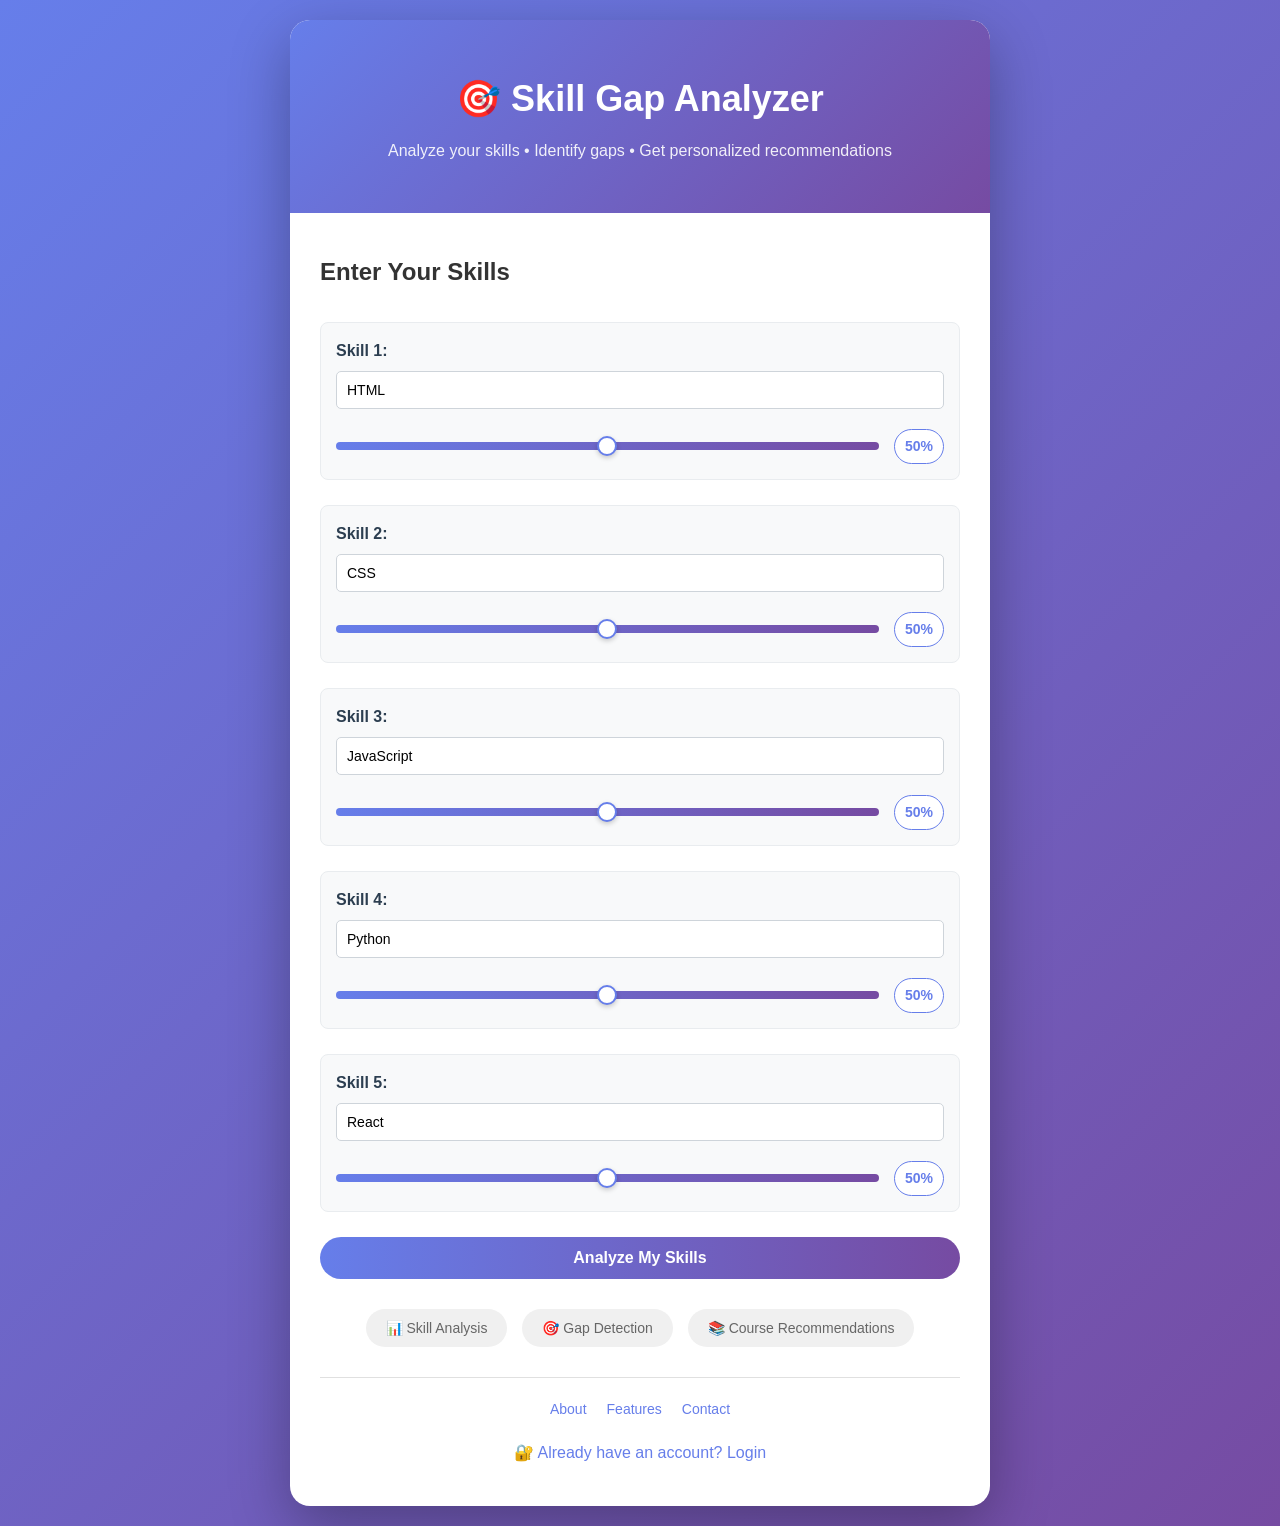
<file: index.html>
<!DOCTYPE html>
<html lang="en">
<head>
    <meta charset="UTF-8">
    <meta name="viewport" content="width=device-width, initial-scale=1.0">
    <title>Skill Gap Analyzer - Home</title>
    <link rel="stylesheet" href="Skill_gap_analyzer.CSS">
    <style>
        body {
            background: linear-gradient(135deg, #667eea 0%, #764ba2 100%);
            min-height: 100vh;
            display: flex;
            justify-content: center;
            align-items: center;
            padding: 20px;
            margin: 0;
        }

        .home-container {
            width: 100%;
            max-width: 700px;
            background: white;
            border-radius: 20px;
            box-shadow: 0 20px 60px rgba(0,0,0,0.3);
            overflow: hidden;
        }

        .hero-section {
            background: linear-gradient(135deg, #667eea 0%, #764ba2 100%);
            color: white;
            padding: 50px 30px;
            text-align: center;
        }

        .hero-section h1 {
            font-size: 36px;
            margin-bottom: 10px;
        }

        .hero-section p {
            font-size: 16px;
            opacity: 0.9;
        }

        .content-section {
            padding: 40px 30px;
        }

        .content-section h2 {
            color: #333;
            margin-bottom: 30px;
            font-size: 24px;
        }

        .feature-badges {
            display: flex;
            gap: 15px;
            justify-content: center;
            margin-top: 30px;
            flex-wrap: wrap;
        }

        .feature-badge {
            background: #f0f0f0;
            padding: 8px 20px;
            border-radius: 25px;
            font-size: 14px;
            color: #666;
        }

        .footer-links {
            display: flex;
            justify-content: center;
            gap: 20px;
            margin-top: 30px;
            padding-top: 20px;
            border-top: 1px solid #e0e0e0;
        }

        .footer-links a {
            color: #667eea;
            text-decoration: none;
            font-size: 14px;
        }

        .footer-links a:hover {
            text-decoration: underline;
        }

        .login-prompt {
            text-align: center;
            margin-top: 20px;
        }

        .login-prompt a {
            color: #667eea;
            text-decoration: none;
            font-weight: 500;
        }

        .login-prompt a:hover {
            text-decoration: underline;
        }
    </style>
</head>
<body>
    <div class="home-container">
        <div class="hero-section">
            <h1>🎯 Skill Gap Analyzer</h1>
            <p>Analyze your skills • Identify gaps • Get personalized recommendations</p>
        </div>

        <div class="content-section">
            <h2>Enter Your Skills</h2>
            
            <form id="skillForm" onsubmit="return analyzeSkills()">
                <div class="form-group">
                    <label for="skill1">Skill 1:</label>
                    <input type="text" id="skill1" placeholder="e.g., HTML" value="HTML" required>
                    <div class="range-container">
                        <input type="range" id="level1" min="0" max="100" value="50">
                        <span class="range-value" id="level1Value">50%</span>
                    </div>
                </div>

                <div class="form-group">
                    <label for="skill2">Skill 2:</label>
                    <input type="text" id="skill2" placeholder="e.g., CSS" value="CSS" required>
                    <div class="range-container">
                        <input type="range" id="level2" min="0" max="100" value="50">
                        <span class="range-value" id="level2Value">50%</span>
                    </div>
                </div>

                <div class="form-group">
                    <label for="skill3">Skill 3:</label>
                    <input type="text" id="skill3" placeholder="e.g., JavaScript" value="JavaScript" required>
                    <div class="range-container">
                        <input type="range" id="level3" min="0" max="100" value="50">
                        <span class="range-value" id="level3Value">50%</span>
                    </div>
                </div>

                <div class="form-group">
                    <label for="skill4">Skill 4:</label>
                    <input type="text" id="skill4" placeholder="e.g., Python" value="Python" required>
                    <div class="range-container">
                        <input type="range" id="level4" min="0" max="100" value="50">
                        <span class="range-value" id="level4Value">50%</span>
                    </div>
                </div>

                <div class="form-group">
                    <label for="skill5">Skill 5:</label>
                    <input type="text" id="skill5" placeholder="e.g., React" value="React" required>
                    <div class="range-container">
                        <input type="range" id="level5" min="0" max="100" value="50">
                        <span class="range-value" id="level5Value">50%</span>
                    </div>
                </div>

                <button type="submit" class="btn btn-primary" style="width: 100%;">Analyze My Skills</button>
            </form>

            <div id="analysisResult" class="analysis-result" style="display: none;">
                <h3>Analysis Results</h3>
                <div id="resultContent"></div>
            </div>

            <div class="feature-badges">
                <span class="feature-badge">📊 Skill Analysis</span>
                <span class="feature-badge">🎯 Gap Detection</span>
                <span class="feature-badge">📚 Course Recommendations</span>
            </div>

            <div class="footer-links">
                <a href="#about">About</a>
                <a href="#features">Features</a>
                <a href="#contact">Contact</a>
            </div>

            <div class="login-prompt">
                <a href="login.html">🔐 Already have an account? Login</a>
            </div>
        </div>
    </div>

    <script>
        document.addEventListener('DOMContentLoaded', function() {
            for(let i = 1; i <= 5; i++) {
                const slider = document.getElementById(`level${i}`);
                const value = document.getElementById(`level${i}Value`);
                
                slider.addEventListener('input', function() {
                    value.textContent = this.value + '%';
                });
            }
        });

        function analyzeSkills() {
            const skills = [];
            for(let i = 1; i <= 5; i++) {
                skills.push({
                    name: document.getElementById(`skill${i}`).value.trim(),
                    level: parseInt(document.getElementById(`level${i}`).value)
                });
            }

            // Validate
            for(let skill of skills) {
                if(skill.name === '') {
                    alert('Please fill in all skill names');
                    return false;
                }
            }

            const avgLevel = skills.reduce((sum, s) => sum + s.level, 0) / skills.length;
            const lowSkills = skills.filter(s => s.level < 60);

            let resultHTML = `
                <div style="background: white; padding: 15px; border-radius: 8px; margin-bottom: 15px;">
                    <p><strong>Average Skill Level:</strong> 
                        <span style="color: ${avgLevel >= 70 ? '#27ae60' : (avgLevel >= 50 ? '#f39c12' : '#e74c3c')}; font-weight: bold;">
                            ${avgLevel.toFixed(1)}%
                        </span>
                    </p>
                </div>
            `;

            if(lowSkills.length > 0) {
                resultHTML += '<p><strong>Skills to Improve:</strong></p><ul>';
                lowSkills.forEach(s => {
                    resultHTML += `<li>${s.name} (${s.level}%)</li>`;
                });
                resultHTML += '</ul>';
            }

            resultHTML += '<p><strong>Recommended Courses:</strong></p><ul>';
            if(avgLevel < 50) {
                resultHTML += '<li>Web Development Bootcamp</li>';
                resultHTML += '<li>Programming Fundamentals</li>';
            } else {
                resultHTML += '<li>Advanced React & Node.js</li>';
                resultHTML += '<li>Data Structures & Algorithms</li>';
            }
            resultHTML += '<li>Git & GitHub Masterclass</li>';
            resultHTML += '</ul>';

            document.getElementById('resultContent').innerHTML = resultHTML;
            document.getElementById('analysisResult').style.display = 'block';
            
            return false;
        }
    </script>
</body>
</html>
</file>
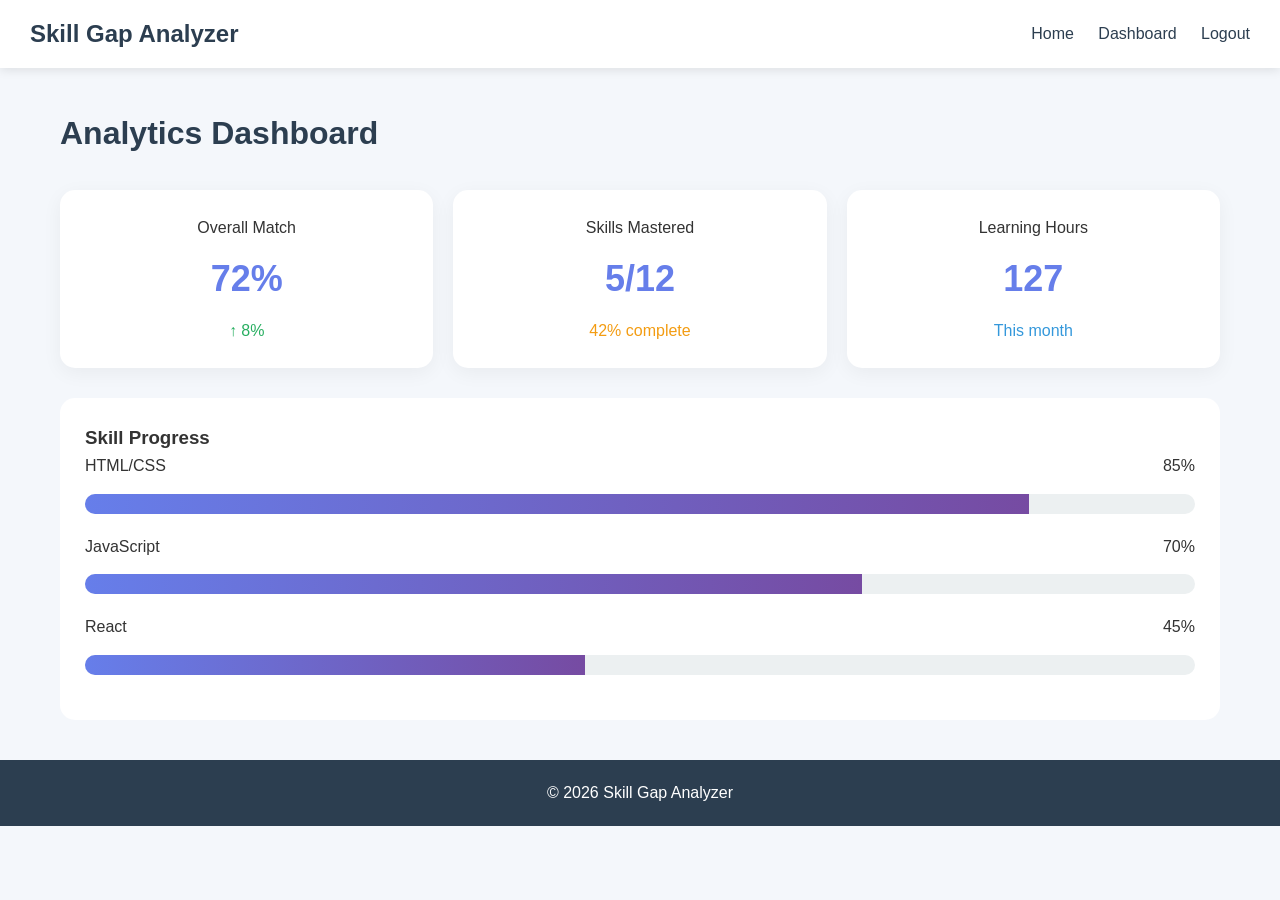
<file: dashboard.html>
<!DOCTYPE html>
<html lang="en">
<head>
    <meta charset="UTF-8">
    <meta name="viewport" content="width=device-width, initial-scale=1.0">
    <title>Dashboard - Skill Gap Analyzer</title>
    <link rel="stylesheet" href="Skill_gap_analyzer.CSS">
    <style>
        .stats-grid {
            display: grid;
            grid-template-columns: repeat(auto-fit, minmax(200px, 1fr));
            gap: 20px;
            margin-bottom: 30px;
        }

        .stat-card {
            background: white;
            padding: 25px;
            border-radius: 15px;
            box-shadow: 0 5px 20px rgba(0,0,0,0.05);
            text-align: center;
        }

        .stat-value {
            font-size: 36px;
            font-weight: bold;
            color: #667eea;
            margin: 10px 0;
        }

        .chart-container {
            background: white;
            padding: 25px;
            border-radius: 15px;
            margin-bottom: 25px;
        }

        .skill-progress {
            margin-bottom: 20px;
        }

        .skill-progress .label {
            display: flex;
            justify-content: space-between;
            margin-bottom: 5px;
        }
    </style>
</head>
<body>
    <header>
        <h1 class="logo">Skill Gap Analyzer</h1>
        <nav>
            <a href="Skill_gap_analyzer.html">Home</a>
            <a href="Skill_gap_analyzer_backpage.html">Dashboard</a>
            <a href="login.html">Logout</a>
        </nav>
    </header>

    <div class="dashboard">
        <h2>Analytics Dashboard</h2>
        
        <div class="stats-grid">
            <div class="stat-card">
                <div>Overall Match</div>
                <div class="stat-value">72%</div>
                <div style="color: #27ae60;">↑ 8%</div>
            </div>
            <div class="stat-card">
                <div>Skills Mastered</div>
                <div class="stat-value">5/12</div>
                <div style="color: #f39c12;">42% complete</div>
            </div>
            <div class="stat-card">
                <div>Learning Hours</div>
                <div class="stat-value">127</div>
                <div style="color: #3498db;">This month</div>
            </div>
        </div>

        <div class="chart-container">
            <h3>Skill Progress</h3>
            <div class="skill-progress">
                <div class="label"><span>HTML/CSS</span> <span>85%</span></div>
                <div class="progress-bar"><div class="progress-fill" style="width:85%"></div></div>
            </div>
            <div class="skill-progress">
                <div class="label"><span>JavaScript</span> <span>70%</span></div>
                <div class="progress-bar"><div class="progress-fill" style="width:70%"></div></div>
            </div>
            <div class="skill-progress">
                <div class="label"><span>React</span> <span>45%</span></div>
                <div class="progress-bar"><div class="progress-fill" style="width:45%"></div></div>
            </div>
        </div>
    </div>

    <footer>
        <p>© 2026 Skill Gap Analyzer</p>
    </footer>
</body>
</html>
</file>
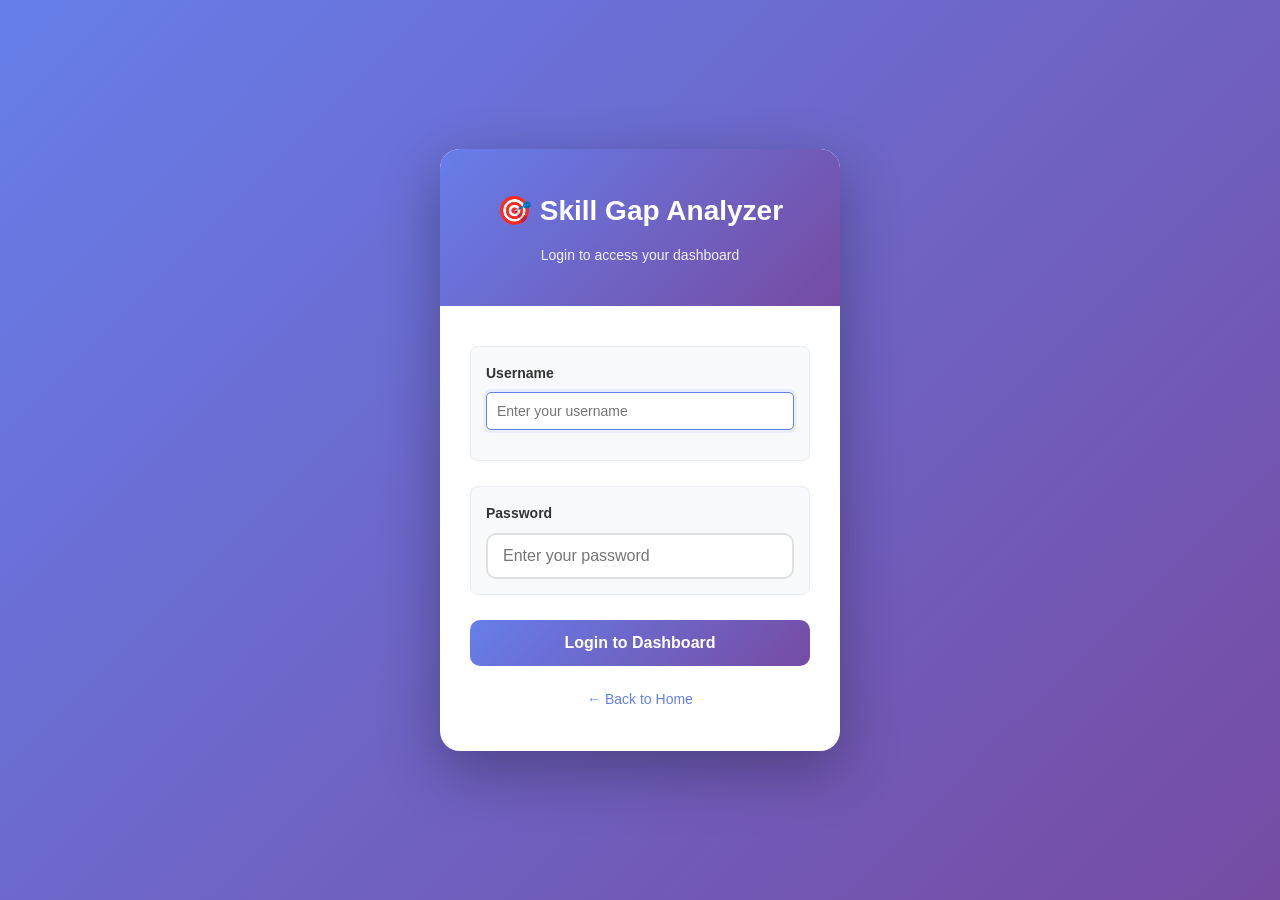
<file: login.html>
<!DOCTYPE html>
<html lang="en">
<head>
    <meta charset="UTF-8">
    <meta name="viewport" content="width=device-width, initial-scale=1.0">
    <title>Login - Skill Gap Analyzer</title>
    <link rel="stylesheet" href="Skill_gap_analyzer.CSS">
    <style>
        body {
            background: linear-gradient(135deg, #667eea 0%, #764ba2 100%);
            min-height: 100vh;
            display: flex;
            justify-content: center;
            align-items: center;
            margin: 0;
            padding: 20px;
        }

        .login-wrapper {
            width: 100%;
            max-width: 400px;
        }

        .login-card {
            background: white;
            border-radius: 20px;
            box-shadow: 0 20px 60px rgba(0,0,0,0.3);
            overflow: hidden;
        }

        .login-header {
            background: linear-gradient(135deg, #667eea 0%, #764ba2 100%);
            color: white;
            padding: 40px 30px;
            text-align: center;
        }

        .login-header h1 {
            font-size: 28px;
            margin-bottom: 10px;
        }

        .login-header p {
            opacity: 0.9;
            font-size: 14px;
        }

        .login-body {
            padding: 40px 30px;
        }

        .form-group {
            margin-bottom: 25px;
        }

        .form-group label {
            display: block;
            margin-bottom: 8px;
            font-weight: 600;
            color: #333;
            font-size: 14px;
        }

        .form-group input {
            width: 100%;
            padding: 12px 15px;
            border: 2px solid #e0e0e0;
            border-radius: 10px;
            font-size: 16px;
            transition: all 0.3s;
            box-sizing: border-box;
        }

        .form-group input:focus {
            outline: none;
            border-color: #667eea;
            box-shadow: 0 0 0 3px rgba(102,126,234,0.1);
        }

        .login-btn {
            width: 100%;
            padding: 14px;
            background: linear-gradient(135deg, #667eea 0%, #764ba2 100%);
            color: white;
            border: none;
            border-radius: 10px;
            font-size: 16px;
            font-weight: 600;
            cursor: pointer;
            transition: transform 0.3s, box-shadow 0.3s;
        }

        .login-btn:hover {
            transform: translateY(-2px);
            box-shadow: 0 10px 20px rgba(102,126,234,0.3);
        }

        .error-message {
            background: #f8d7da;
            color: #721c24;
            padding: 12px;
            border-radius: 8px;
            margin-top: 20px;
            text-align: center;
            font-size: 14px;
            display: none;
        }

        .demo-credentials {
            margin-top: 25px;
            padding: 15px;
            background: #f8f9fa;
            border-radius: 10px;
            font-size: 13px;
            color: #666;
            text-align: center;
        }

        .demo-credentials strong {
            color: #667eea;
        }

        .back-link {
            text-align: center;
            margin-top: 20px;
        }

        .back-link a {
            color: #667eea;
            text-decoration: none;
            font-size: 14px;
        }

        .back-link a:hover {
            text-decoration: underline;
        }
    </style>
</head>
<body>
    <div class="login-wrapper">
        <div class="login-card">
            <div class="login-header">
                <h1>🎯 Skill Gap Analyzer</h1>
                <p>Login to access your dashboard</p>
            </div>
            
            <div class="login-body">
                <form id="loginForm" onsubmit="return validateLogin(event)">
                    <div class="form-group">
                        <label for="username">Username</label>
                        <input type="text" id="username" placeholder="Enter your username" required autofocus>
                    </div>
                    
                    <div class="form-group">
                        <label for="password">Password</label>
                        <input type="password" id="password" placeholder="Enter your password" required>
                    </div>
                    
                    <button type="submit" class="login-btn">Login to Dashboard</button>
                </form>
                
                <div id="errorMessage" class="error-message"></div>
                
                    
                
                <div class="back-link">
                    <a href="Skill_gap_analyzer.html">← Back to Home</a>
                </div>
            </div>
        </div>
    </div>

    <script>
        function validateLogin(event) {
            event.preventDefault();
            
            const username = document.getElementById('username').value.trim();
            const password = document.getElementById('password').value.trim();
            const errorDiv = document.getElementById('errorMessage');
            
            if(username === 'uditha' && password === '1234') {
                errorDiv.style.display = 'none';
                window.location.href = 'Skill_gap_analyzer_backpage.html';
                return false;
            } else {
                errorDiv.textContent = '❌ Invalid username or password!';
                errorDiv.style.display = 'block';
                return false;
            }
        }

        // Allow Enter key to submit
        document.getElementById('password').addEventListener('keypress', function(e) {
            if(e.key === 'Enter') {
                validateLogin(e);
            }
        });
    </script>
</body>
</html>
</file>
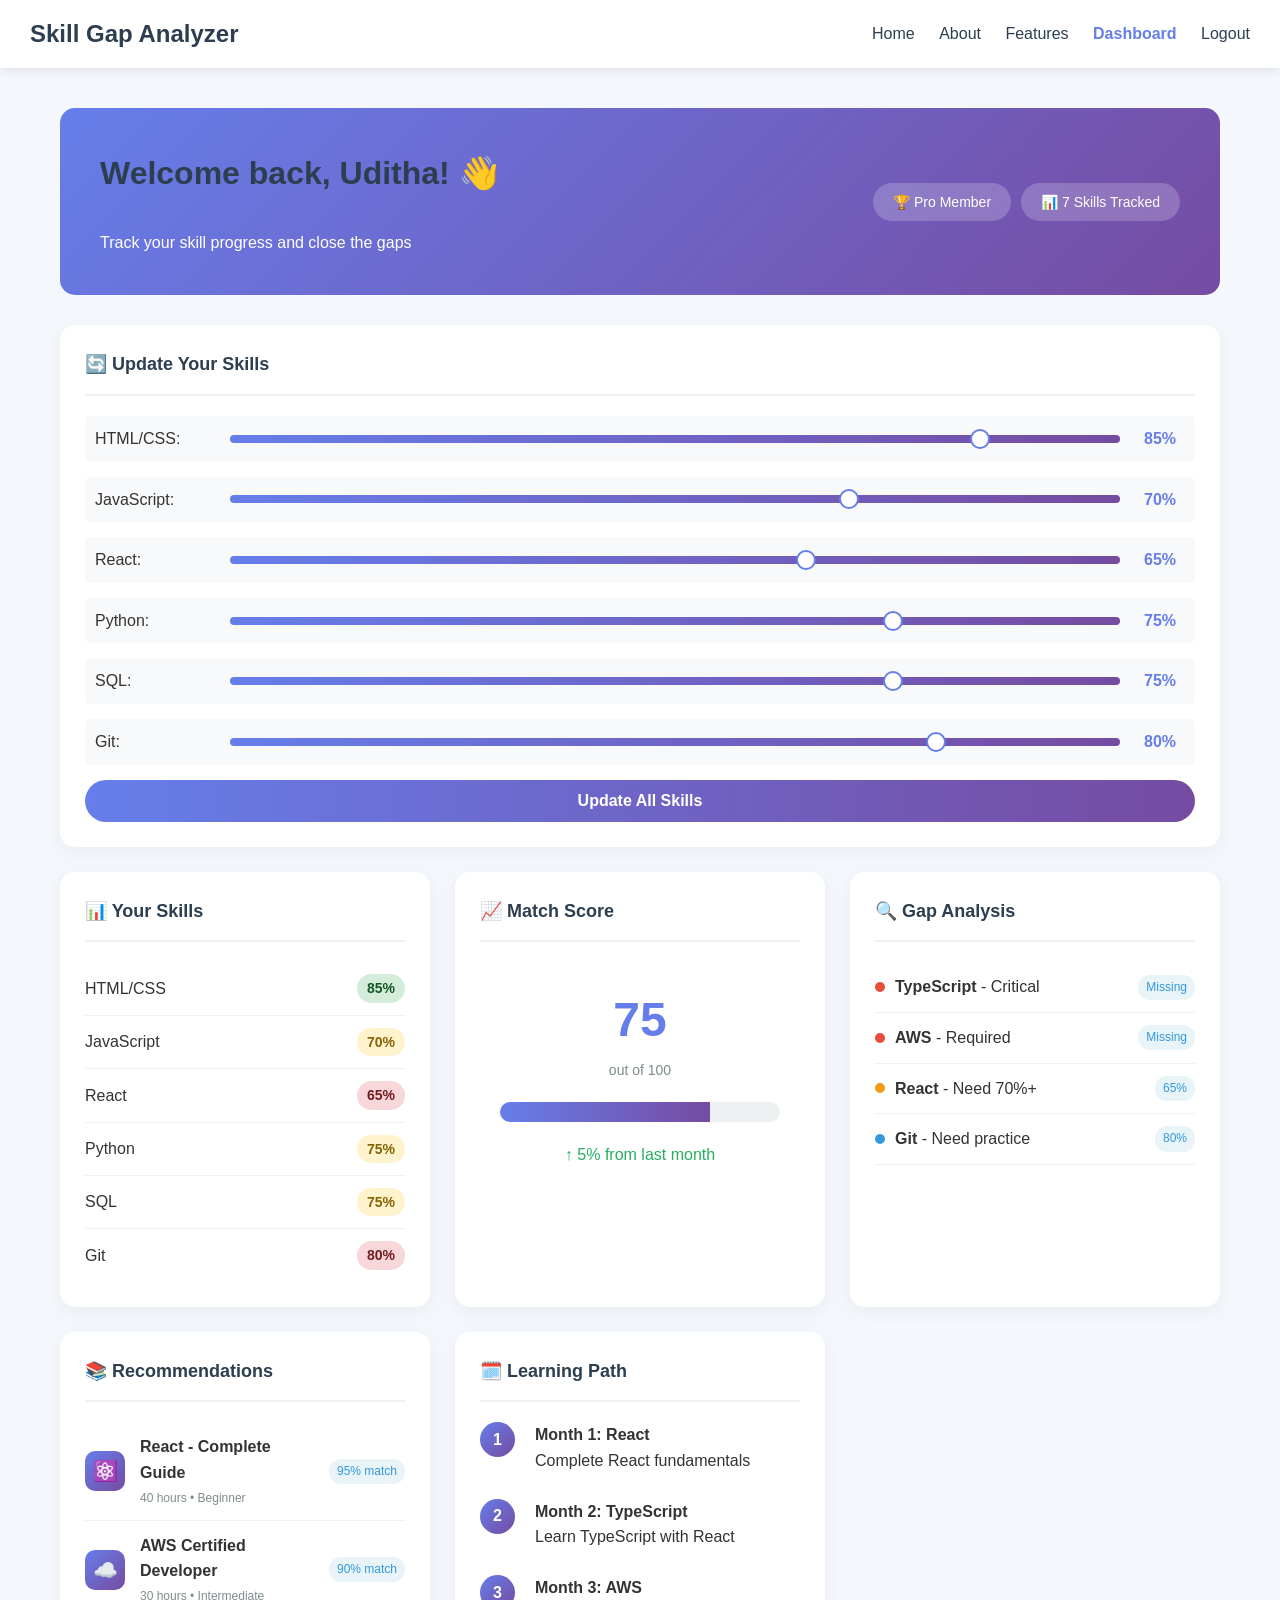
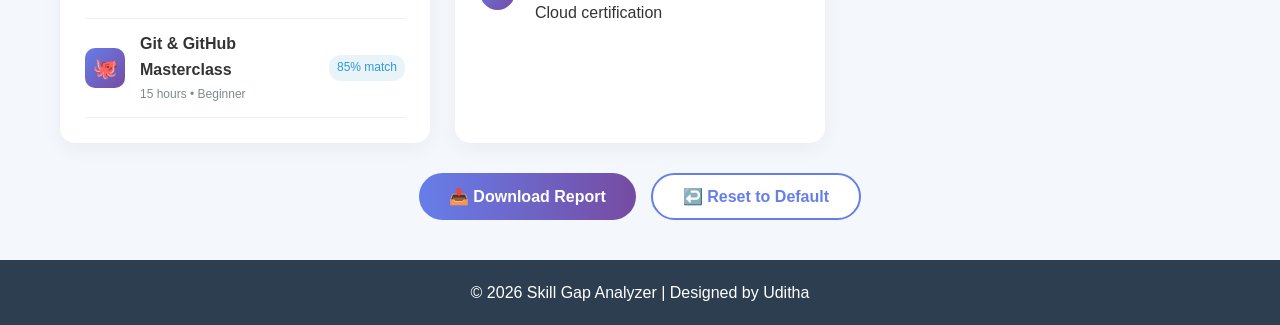
<file: Skill_gap_analyzer_backpage.html>
<!DOCTYPE html>
<html lang="en">
<head>
    <meta charset="UTF-8">
    <meta name="viewport" content="width=device-width, initial-scale=1.0">
    <title>Dashboard - Skill Gap Analyzer</title>
    <link rel="stylesheet" href="Skill_gap_analyzer.CSS">
    <style>
        .welcome-section {
            background: linear-gradient(135deg, #667eea 0%, #764ba2 100%);
            color: white;
            padding: 40px;
            border-radius: 15px;
            margin-bottom: 30px;
            display: flex;
            justify-content: space-between;
            align-items: center;
            flex-wrap: wrap;
        }

        .badge {
            background: rgba(255,255,255,0.2);
            padding: 8px 20px;
            border-radius: 25px;
            font-size: 14px;
        }

        .gap-item {
            display: flex;
            align-items: center;
            gap: 10px;
            padding: 12px 0;
            border-bottom: 1px solid #f0f0f0;
        }

        .priority-high { width: 10px; height: 10px; background: #e74c3c; border-radius: 50%; }
        .priority-medium { width: 10px; height: 10px; background: #f39c12; border-radius: 50%; }
        .priority-low { width: 10px; height: 10px; background: #3498db; border-radius: 50%; }

        .course-item {
            display: flex;
            align-items: center;
            gap: 15px;
            padding: 12px 0;
            border-bottom: 1px solid #f0f0f0;
        }

        .course-icon {
            width: 40px;
            height: 40px;
            background: linear-gradient(135deg, #667eea 0%, #764ba2 100%);
            border-radius: 10px;
            display: flex;
            align-items: center;
            justify-content: center;
            color: white;
            font-size: 20px;
        }

        .course-details {
            flex: 1;
        }

        .course-title {
            font-weight: 600;
            margin-bottom: 3px;
        }

        .course-meta {
            font-size: 12px;
            color: #7f8c8d;
        }

        .match-badge {
            font-size: 12px;
            padding: 3px 8px;
            border-radius: 12px;
            background: #e8f4f8;
            color: #3498db;
        }

        .action-buttons {
            display: flex;
            gap: 15px;
            justify-content: center;
            margin: 30px 0;
            flex-wrap: wrap;
        }

        .message {
            text-align: center;
            padding: 15px;
            border-radius: 10px;
            margin: 20px 0;
            display: none;
        }

        .message.success {
            background: #d4edda;
            color: #155724;
            border: 1px solid #c3e6cb;
        }

        .timeline-item {
            display: flex;
            gap: 20px;
            margin-bottom: 25px;
        }

        .timeline-badge {
            width: 35px;
            height: 35px;
            background: linear-gradient(135deg, #667eea, #764ba2);
            border-radius: 50%;
            display: flex;
            align-items: center;
            justify-content: center;
            color: white;
            font-weight: bold;
            flex-shrink: 0;
        }
    </style>
</head>
<body>

<header>
    <h1 class="logo">Skill Gap Analyzer</h1>
    <nav>
        <a href="Skill_gap_analyzer.html">Home</a>
        <a href="#about">About</a>
        <a href="#features">Features</a>
        <a href="Skill_gap_analyzer_backpage.html" class="active">Dashboard</a>
        <a href="login.html" onclick="return confirm('Are you sure you want to logout?')">Logout</a>
    </nav>
</header>

<div class="dashboard">
    <!-- Welcome Section -->
    <div class="welcome-section">
        <div>
            <h2>Welcome back, Uditha! 👋</h2>
            <p>Track your skill progress and close the gaps</p>
        </div>
        <div style="display: flex; gap: 10px;">
            <span class="badge">🏆 Pro Member</span>
            <span class="badge">📊 7 Skills Tracked</span>
        </div>
    </div>

    <!-- Update Skills Card -->
    <div class="card" style="margin-bottom: 25px;">
        <div class="card-header">
            <h3>🔄 Update Your Skills</h3>
        </div>
        <form id="updateSkillsForm" onsubmit="return updateSkills()">
            <div class="skill-update-row">
                <label>HTML/CSS:</label>
                <input type="range" id="updateHTML" min="0" max="100" value="85">
                <span id="htmlValue">85%</span>
            </div>
            <div class="skill-update-row">
                <label>JavaScript:</label>
                <input type="range" id="updateJS" min="0" max="100" value="70">
                <span id="jsValue">70%</span>
            </div>
            <div class="skill-update-row">
                <label>React:</label>
                <input type="range" id="updateReact" min="0" max="100" value="45">
                <span id="reactValue">45%</span>
            </div>
            <div class="skill-update-row">
                <label>Python:</label>
                <input type="range" id="updatePython" min="0" max="100" value="60">
                <span id="pythonValue">60%</span>
            </div>
            <div class="skill-update-row">
                <label>SQL:</label>
                <input type="range" id="updateSQL" min="0" max="100" value="55">
                <span id="sqlValue">55%</span>
            </div>
            <div class="skill-update-row">
                <label>Git:</label>
                <input type="range" id="updateGit" min="0" max="100" value="40">
                <span id="gitValue">40%</span>
            </div>
            <button type="submit" class="btn btn-primary" style="width: 100%;">Update All Skills</button>
        </form>
    </div>

    <!-- Dashboard Grid -->
    <div class="dashboard-grid">
        <!-- Current Skills Card -->
        <div class="card">
            <div class="card-header">
                <h3>📊 Your Skills</h3>
            </div>
            <ul class="skills-list">
                <li>
                    <span class="skill-name">HTML/CSS</span>
                    <span class="skill-level level-high" id="displayHTML">85%</span>
                </li>
                <li>
                    <span class="skill-name">JavaScript</span>
                    <span class="skill-level level-medium" id="displayJS">70%</span>
                </li>
                <li>
                    <span class="skill-name">React</span>
                    <span class="skill-level level-low" id="displayReact">45%</span>
                </li>
                <li>
                    <span class="skill-name">Python</span>
                    <span class="skill-level level-medium" id="displayPython">60%</span>
                </li>
                <li>
                    <span class="skill-name">SQL</span>
                    <span class="skill-level level-medium" id="displaySQL">55%</span>
                </li>
                <li>
                    <span class="skill-name">Git</span>
                    <span class="skill-level level-low" id="displayGit">40%</span>
                </li>
            </ul>
        </div>

        <!-- Match Score Card -->
        <div class="card">
            <div class="card-header">
                <h3>📈 Match Score</h3>
            </div>
            <div style="text-align: center; padding: 20px;">
                <div style="font-size: 48px; font-weight: bold; color: #667eea;" id="matchScore">65</div>
                <div style="font-size: 14px; color: #7f8c8d;">out of 100</div>
                <div class="progress-bar" style="margin: 20px 0;">
                    <div class="progress-fill" id="progressBar" style="width: 65%;"></div>
                </div>
                <p style="color: #27ae60;">↑ 5% from last month</p>
            </div>
        </div>

        <!-- Gap Analysis Card -->
        <div class="card">
            <div class="card-header">
                <h3>🔍 Gap Analysis</h3>
            </div>
            <div class="gap-item">
                <span class="priority-high"></span>
                <div style="flex: 1;"><strong>TypeScript</strong> - Critical</div>
                <span class="match-badge">Missing</span>
            </div>
            <div class="gap-item">
                <span class="priority-high"></span>
                <div style="flex: 1;"><strong>AWS</strong> - Required</div>
                <span class="match-badge">Missing</span>
            </div>
            <div class="gap-item">
                <span class="priority-medium"></span>
                <div style="flex: 1;"><strong>React</strong> - Need 70%+</div>
                <span class="match-badge">65%</span>
            </div>
            <div class="gap-item">
                <span class="priority-low"></span>
                <div style="flex: 1;"><strong>Git</strong> - Need practice</div>
                <span class="match-badge">80%</span>
            </div>
        </div>

        <!-- Recommendations Card -->
        <div class="card">
            <div class="card-header">
                <h3>📚 Recommendations</h3>
            </div>
            <div class="course-item">
                <div class="course-icon">⚛️</div>
                <div class="course-details">
                    <div class="course-title">React - Complete Guide</div>
                    <div class="course-meta">40 hours • Beginner</div>
                </div>
                <span class="match-badge">95% match</span>
            </div>
            <div class="course-item">
                <div class="course-icon">☁️</div>
                <div class="course-details">
                    <div class="course-title">AWS Certified Developer</div>
                    <div class="course-meta">30 hours • Intermediate</div>
                </div>
                <span class="match-badge">90% match</span>
            </div>
            <div class="course-item">
                <div class="course-icon">🐙</div>
                <div class="course-details">
                    <div class="course-title">Git & GitHub Masterclass</div>
                    <div class="course-meta">15 hours • Beginner</div>
                </div>
                <span class="match-badge">85% match</span>
            </div>
        </div>

        <!-- Learning Path Card -->
        <div class="card">
            <div class="card-header">
                <h3>🗓️ Learning Path</h3>
            </div>
            <div class="timeline-item">
                <div class="timeline-badge">1</div>
                <div>
                    <h4>Month 1: React</h4>
                    <p>Complete React fundamentals</p>
                </div>
            </div>
            <div class="timeline-item">
                <div class="timeline-badge">2</div>
                <div>
                    <h4>Month 2: TypeScript</h4>
                    <p>Learn TypeScript with React</p>
                </div>
            </div>
            <div class="timeline-item">
                <div class="timeline-badge">3</div>
                <div>
                    <h4>Month 3: AWS</h4>
                    <p>Cloud certification</p>
                </div>
            </div>
        </div>
    </div>

    <!-- Action Buttons -->
    <div class="action-buttons">
        <button class="btn btn-primary" onclick="downloadReport()">📥 Download Report</button>
        <button class="btn btn-secondary" onclick="resetToDefault()">↩️ Reset to Default</button>
    </div>

    <div id="message" class="message"></div>
</div>

<footer>
    <p>© 2026 Skill Gap Analyzer | Designed by Uditha</p>
</footer>

<script>
    // Initialize sliders
    document.addEventListener('DOMContentLoaded', function() {
        const sliders = ['updateHTML', 'updateJS', 'updateReact', 'updatePython', 'updateSQL', 'updateGit'];
        sliders.forEach(id => {
            const slider = document.getElementById(id);
            const span = document.getElementById(id.replace('update', '').toLowerCase() + 'Value');
            slider.addEventListener('input', function() {
                span.textContent = this.value + '%';
            });
        });
        loadSavedData();
    });

    function loadSavedData() {
        const saved = JSON.parse(localStorage.getItem('skillData')) || {};
        const skills = {
            HTML: saved.HTML || 85,
            JS: saved.JS || 70,
            React: saved.React || 65,
            Python: saved.Python || 75,
            SQL: saved.SQL || 75,
            Git: saved.Git || 80
        };

        for(let [skill, value] of Object.entries(skills)) {
            const slider = document.getElementById(`update${skill}`);
            const display = document.getElementById(`display${skill}`);
            const span = document.getElementById(`${skill.toLowerCase()}Value`);
            
            if(slider) slider.value = value;
            if(display) display.textContent = value + '%';
            if(span) span.textContent = value + '%';
        }
        
        updateMatchScore();
    }

    function updateSkills() {
        const skills = {
            HTML: document.getElementById('updateHTML').value,
            JS: document.getElementById('updateJS').value,
            React: document.getElementById('updateReact').value,
            Python: document.getElementById('updatePython').value,
            SQL: document.getElementById('updateSQL').value,
            Git: document.getElementById('updateGit').value
        };

        for(let [skill, value] of Object.entries(skills)) {
            document.getElementById(`display${skill}`).textContent = value + '%';
            document.getElementById(`${skill.toLowerCase()}Value`).textContent = value + '%';
        }

        localStorage.setItem('skillData', JSON.stringify(skills));
        updateMatchScore();
        showMessage('✅ Skills updated successfully!', 'success');
        return false;
    }

    function updateMatchScore() {
        const values = [
            parseInt(document.getElementById('displayHTML').textContent),
            parseInt(document.getElementById('displayJS').textContent),
            parseInt(document.getElementById('displayReact').textContent),
            parseInt(document.getElementById('displayPython').textContent),
            parseInt(document.getElementById('displaySQL').textContent),
            parseInt(document.getElementById('displayGit').textContent)
        ];
        
        const avg = Math.round(values.reduce((a,b) => a + b, 0) / values.length);
        document.getElementById('matchScore').textContent = avg;
        document.getElementById('progressBar').style.width = avg + '%';
    }

    function downloadReport() {
        const skills = [
            `HTML/CSS: ${document.getElementById('displayHTML').textContent}`,
            `JavaScript: ${document.getElementById('displayJS').textContent}`,
            `React: ${document.getElementById('displayReact').textContent}`,
            `Python: ${document.getElementById('displayPython').textContent}`,
            `SQL: ${document.getElementById('displaySQL').textContent}`,
            `Git: ${document.getElementById('displayGit').textContent}`
        ].join('\n');

        const report = `SKILL GAP REPORT\n${'='.repeat(30)}\n\n${skills}\n\nMatch Score: ${document.getElementById('matchScore').textContent}%`;
        
        const blob = new Blob([report], {type: 'text/plain'});
        const a = document.createElement('a');
        a.href = URL.createObjectURL(blob);
        a.download = 'skill_report.txt';
        a.click();
        showMessage('✅ Report downloaded!', 'success');
    }

    function resetToDefault() {
        if(confirm('Reset all skills to default?')) {
            localStorage.removeItem('skillData');
            loadSavedData();
            showMessage('✅ Reset to default!', 'success');
        }
    }

    function showMessage(text, type) {
        const msg = document.getElementById('message');
        msg.textContent = text;
        msg.className = 'message ' + type;
        msg.style.display = 'block';
        setTimeout(() => msg.style.display = 'none', 3000);
    }
</script>

</body>
</html>
</file>
<file: Skill_gap_analyzer.CSS>
/* Global Styles */
* {
    margin: 0;
    padding: 0;
    box-sizing: border-box;
    font-family: 'Segoe UI', Tahoma, Geneva, Verdana, sans-serif;
}

body {
    background-color: #f4f7fb;
    color: #333;
    line-height: 1.6;
}

/* Header Styles */
header {
    background: white;
    padding: 15px 30px;
    box-shadow: 0 2px 10px rgba(0,0,0,0.1);
    display: flex;
    justify-content: space-between;
    align-items: center;
    flex-wrap: wrap;
}

.logo {
    color: #2c3e50;
    font-size: 24px;
    font-weight: bold;
}

nav a {
    margin-left: 20px;
    text-decoration: none;
    color: #2c3e50;
    font-weight: 500;
    transition: color 0.3s;
}

nav a:hover {
    color: #667eea;
}

nav a.active {
    color: #667eea;
    font-weight: 600;
}

/* Hero Section */
.hero {
    text-align: center;
    padding: 80px 20px;
    background: linear-gradient(135deg, #667eea 0%, #764ba2 100%);
    color: white;
}

.hero h1 {
    font-size: 42px;
    margin-bottom: 15px;
}

.hero p {
    font-size: 18px;
    opacity: 0.9;
}

/* Dashboard Styles */
.dashboard {
    max-width: 1200px;
    margin: 40px auto;
    padding: 0 20px;
}

.dashboard h2 {
    color: #2c3e50;
    margin-bottom: 30px;
    font-size: 32px;
}

.dashboard-grid {
    display: grid;
    grid-template-columns: repeat(auto-fit, minmax(300px, 1fr));
    gap: 25px;
    margin-bottom: 30px;
}

/* Card Styles */
.card {
    background: white;
    border-radius: 15px;
    padding: 25px;
    box-shadow: 0 5px 20px rgba(0,0,0,0.05);
    transition: transform 0.3s, box-shadow 0.3s;
}

.card:hover {
    transform: translateY(-5px);
    box-shadow: 0 8px 25px rgba(0,0,0,0.1);
}

.card-header {
    display: flex;
    justify-content: space-between;
    align-items: center;
    margin-bottom: 20px;
    padding-bottom: 15px;
    border-bottom: 2px solid #f0f0f0;
}

.card-header h3 {
    font-size: 18px;
    color: #2c3e50;
    margin: 0;
}

/* Form Group Styling */
.form-group {
    margin-bottom: 25px;
    padding: 15px;
    background: #f8f9fa;
    border-radius: 8px;
    border: 1px solid #e9ecef;
}

.form-group label {
    display: block;
    margin-bottom: 8px;
    font-weight: bold;
    color: #2c3e50;
    font-size: 16px;
}

.form-group input[type="text"] {
    width: 100%;
    padding: 10px;
    margin-bottom: 15px;
    border: 1px solid #ced4da;
    border-radius: 5px;
    box-sizing: border-box;
    font-size: 14px;
}

/* Range slider container */
.range-container {
    display: flex;
    align-items: center;
    gap: 15px;
    margin-top: 5px;
}

.form-group input[type="range"] {
    flex: 1;
    height: 8px;
    -webkit-appearance: none;
    background: linear-gradient(to right, #667eea, #764ba2);
    border-radius: 5px;
    outline: none;
}

.form-group input[type="range"]::-webkit-slider-thumb {
    -webkit-appearance: none;
    width: 20px;
    height: 20px;
    background: white;
    border: 2px solid #667eea;
    border-radius: 50%;
    cursor: pointer;
    box-shadow: 0 2px 5px rgba(0,0,0,0.2);
}

.range-value {
    min-width: 50px;
    text-align: center;
    font-weight: bold;
    color: #667eea;
    background: white;
    padding: 5px 10px;
    border-radius: 20px;
    border: 1px solid #667eea;
    font-size: 14px;
}

/* Skill Update Row */
.skill-update-row {
    display: flex;
    align-items: center;
    gap: 15px;
    margin-bottom: 15px;
    padding: 10px;
    background: #f8f9fa;
    border-radius: 5px;
}

.skill-update-row label {
    min-width: 120px;
    font-weight: 500;
}

.skill-update-row input[type="range"] {
    flex: 1;
    height: 8px;
    -webkit-appearance: none;
    background: linear-gradient(to right, #667eea, #764ba2);
    border-radius: 5px;
}

.skill-update-row input[type="range"]::-webkit-slider-thumb {
    -webkit-appearance: none;
    width: 20px;
    height: 20px;
    background: white;
    border: 2px solid #667eea;
    border-radius: 50%;
    cursor: pointer;
}

.skill-update-row span {
    min-width: 50px;
    text-align: center;
    font-weight: bold;
    color: #667eea;
}

/* Skills List */
.skills-list {
    list-style: none;
}

.skills-list li {
    display: flex;
    justify-content: space-between;
    align-items: center;
    padding: 12px 0;
    border-bottom: 1px solid #f0f0f0;
}

.skills-list li:last-child {
    border-bottom: none;
}

.skill-name {
    display: flex;
    align-items: center;
    gap: 10px;
}

.skill-level {
    font-weight: bold;
    padding: 3px 10px;
    border-radius: 15px;
    font-size: 14px;
}

.level-high {
    background: #d4edda;
    color: #155724;
}

.level-medium {
    background: #fff3cd;
    color: #856404;
}

.level-low {
    background: #f8d7da;
    color: #721c24;
}

/* Progress Bar */
.progress-bar {
    width: 100%;
    height: 20px;
    background: #ecf0f1;
    border-radius: 10px;
    overflow: hidden;
    margin: 15px 0;
}

.progress-fill {
    height: 100%;
    background: linear-gradient(to right, #667eea, #764ba2);
    transition: width 0.3s ease;
}

/* Industry Skills Grid */
.industry-skills-grid {
    display: grid;
    grid-template-columns: repeat(2, 1fr);
    gap: 10px;
}

.industry-skill-item {
    background: #f8f9fa;
    padding: 10px;
    border-radius: 8px;
    text-align: center;
    font-size: 14px;
    border: 1px solid #e0e0e0;
}

.industry-skill-item.matched {
    background: #d4edda;
    border-color: #28a745;
    color: #155724;
}

.industry-skill-item.missing {
    background: #fff3cd;
    border-color: #ffc107;
    color: #856404;
}

/* Button Styling */
.btn {
    display: inline-block;
    padding: 12px 30px;
    background: linear-gradient(to right, #667eea, #764ba2);
    color: white;
    text-decoration: none;
    border-radius: 25px;
    cursor: pointer;
    border: none;
    font-size: 16px;
    font-weight: bold;
    transition: transform 0.2s, box-shadow 0.2s;
}

.btn:hover {
    transform: translateY(-2px);
    box-shadow: 0 5px 15px rgba(102, 126, 234, 0.3);
}

.btn-primary {
    background: linear-gradient(to right, #667eea, #764ba2);
    color: white;
}

.btn-secondary {
    background: white;
    color: #667eea;
    border: 2px solid #667eea;
}

.btn-secondary:hover {
    background: #667eea;
    color: white;
}

/* Analysis Result */
.analysis-result {
    margin-top: 30px;
    padding: 25px;
    background: #f8f9fa;
    border-radius: 10px;
    border-left: 5px solid #667eea;
    text-align: left;
}

/* Footer */
footer {
    background: #2c3e50;
    color: white;
    text-align: center;
    padding: 20px;
    margin-top: 40px;
}

/* Responsive */
@media (max-width: 768px) {
    header {
        flex-direction: column;
        text-align: center;
    }
    
    nav {
        margin-top: 15px;
    }
    
    nav a {
        margin: 0 10px;
    }
    
    .hero h1 {
        font-size: 32px;
    }
    
    .dashboard-grid {
        grid-template-columns: 1fr;
    }
    
    .range-container {
        flex-direction: column;
        align-items: stretch;
    }
    
    .range-value {
        align-self: flex-start;
    }
    
    .skill-update-row {
        flex-direction: column;
        align-items: stretch;
    }
    
    .skill-update-row label {
        margin-bottom: 5px;
    }
    
    .industry-skills-grid {
        grid-template-columns: 1fr;
    }
}
</file>
